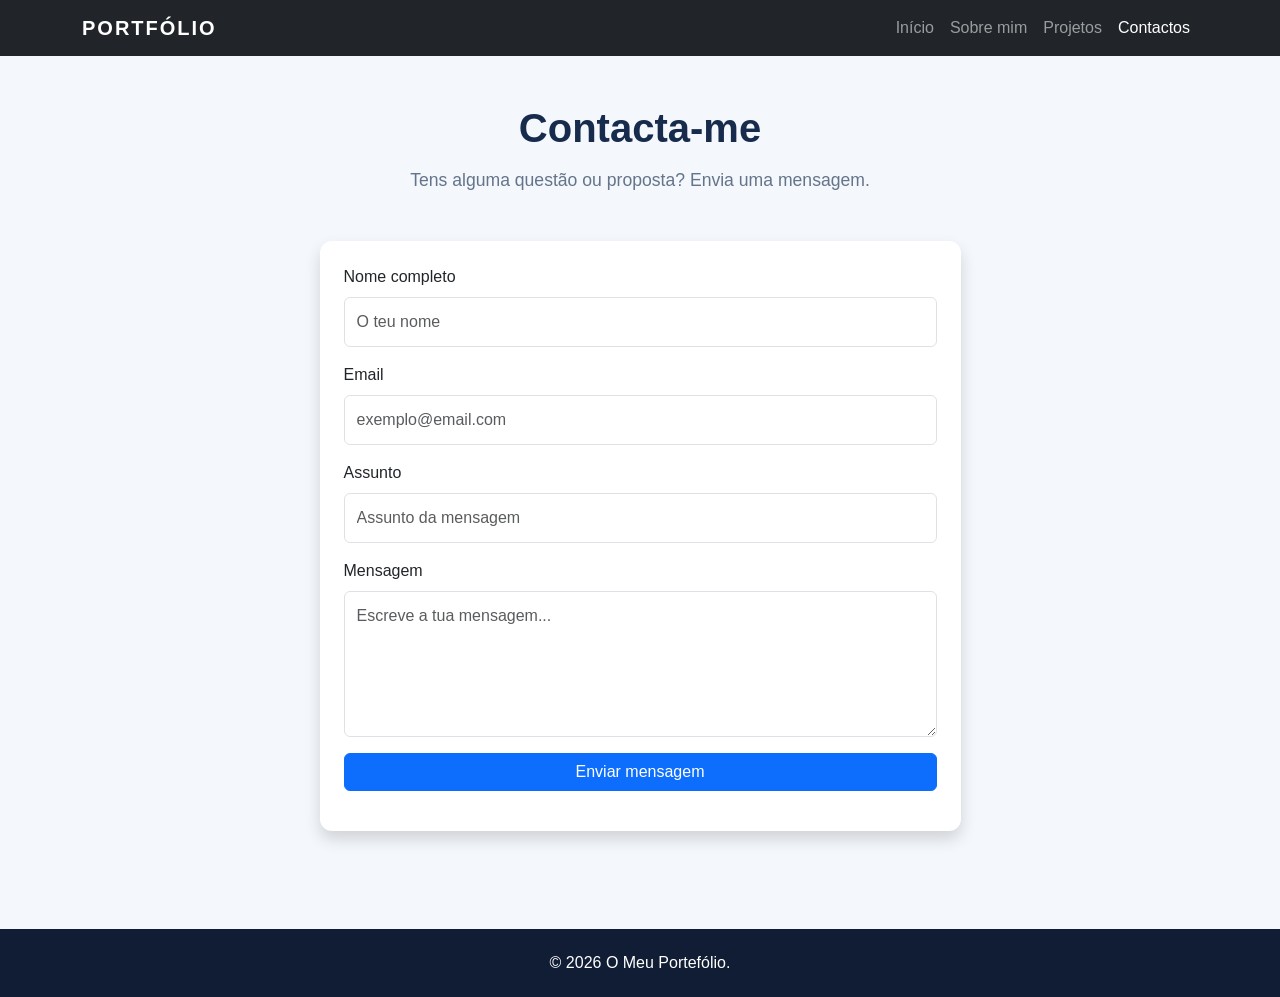
<file: contactos.html>
<!DOCTYPE html>
<html lang="pt">
<head>
    <meta charset="UTF-8">
    <meta name="viewport" content="width=device-width, initial-scale=1.0">
    <title>Contactos | Portefólio</title>

    <link href="https://cdn.jsdelivr.net/npm/bootstrap@5.3.3/dist/css/bootstrap.min.css"
          rel="stylesheet">

    <link rel="stylesheet" href="css/styles.css">
</head>

<body>

    <header>
        <nav class="navbar navbar-expand-lg navbar-dark bg-dark">
            <div class="container">
                <a class="navbar-brand fw-bold" href="index.html">PORTFÓLIO</a>

                <button class="navbar-toggler" type="button"
                        data-bs-toggle="collapse"
                        data-bs-target="#menuPrincipal">
                    <span class="navbar-toggler-icon"></span>
                </button>

                <div class="collapse navbar-collapse" id="menuPrincipal">
                    <ul class="navbar-nav ms-auto">
                        <li class="nav-item"><a class="nav-link" href="index.html">Início</a></li>
                        <li class="nav-item"><a class="nav-link" href="sobre.html">Sobre mim</a></li>
                        <li class="nav-item"><a class="nav-link" href="projetos.html">Projetos</a></li>
                        <li class="nav-item"><a class="nav-link active" href="contactos.html">Contactos</a></li>
                    </ul>
                </div>
            </div>
        </nav>
    </header>

    <main class="container py-5">

        <section class="text-center mb-5">
            <h1 class="section-title">Contacta-me</h1>
            <p class="section-description">
                Tens alguma questão ou proposta? Envia uma mensagem.
            </p>
        </section>

        <div class="row justify-content-center">

            <div class="col-lg-7">

                <div class="card shadow contact-card">
                    <div class="card-body p-4">

                        <form id="contactForm">

                            <div class="mb-3">
                                <label for="nome" class="form-label">Nome completo</label>
                                <input type="text" class="form-control"
                                       id="nome" placeholder="O teu nome" required>
                            </div>

                            <div class="mb-3">
                                <label for="email" class="form-label">Email</label>
                                <input type="email" class="form-control"
                                       id="email" placeholder="exemplo@email.com" required>
                            </div>

                            <div class="mb-3">
                                <label for="assunto" class="form-label">Assunto</label>
                                <input type="text" class="form-control"
                                       id="assunto" placeholder="Assunto da mensagem" required>
                            </div>

                            <div class="mb-3">
                                <label for="mensagem" class="form-label">Mensagem</label>
                                <textarea class="form-control" id="mensagem"
                                          rows="5" placeholder="Escreve a tua mensagem..."
                                          required></textarea>
                            </div>

                            <button type="submit" class="btn btn-primary w-100">
                                Enviar mensagem
                            </button>

                            <div id="formMessage" class="mt-3" role="status"></div>

                        </form>

                    </div>
                </div>

            </div>

        </div>

    </main>

    <footer class="footer text-center">
        <p>&copy; <span id="currentYear"></span> O Meu Portefólio.</p>
    </footer>

    <script src="https://cdn.jsdelivr.net/npm/bootstrap@5.3.3/dist/js/bootstrap.bundle.min.js"></script>
    <script src="js/script.js"></script>

</body>
</html>
</file>
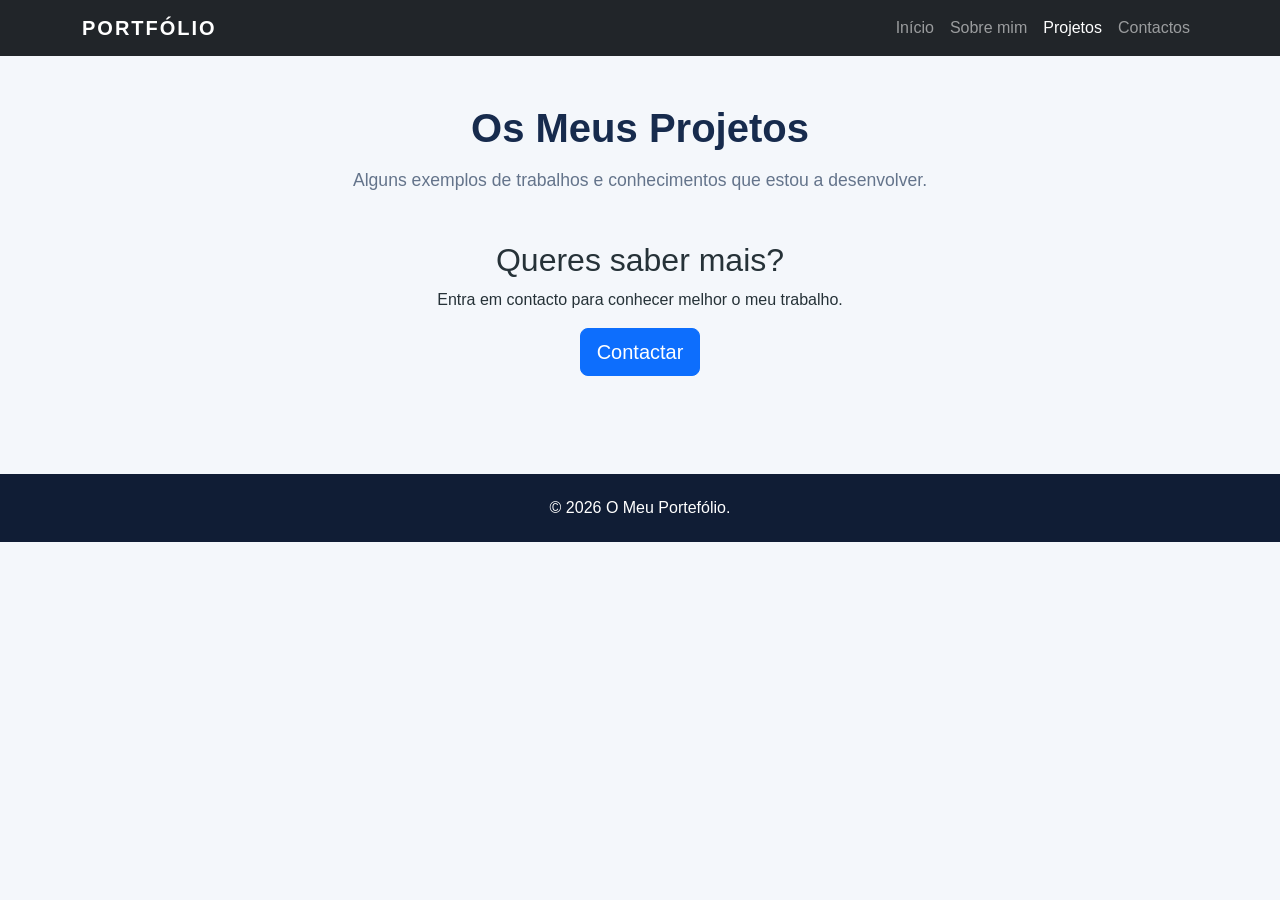
<file: projetos.html>
<!DOCTYPE html>
<html lang="pt">
<head>
    <meta charset="UTF-8">
    <meta name="viewport" content="width=device-width, initial-scale=1.0">
    <title>Projetos | Portefólio</title>

    <link href="https://cdn.jsdelivr.net/npm/bootstrap@5.3.3/dist/css/bootstrap.min.css"
          rel="stylesheet">

    <link rel="stylesheet" href="css/styles.css">
</head>

<body>

    <header>
        <nav class="navbar navbar-expand-lg navbar-dark bg-dark">
            <div class="container">
                <a class="navbar-brand fw-bold" href="index.html">PORTFÓLIO</a>

                <button class="navbar-toggler" type="button"
                        data-bs-toggle="collapse"
                        data-bs-target="#menuPrincipal">
                    <span class="navbar-toggler-icon"></span>
                </button>

                <div class="collapse navbar-collapse" id="menuPrincipal">
                    <ul class="navbar-nav ms-auto">
                        <li class="nav-item"><a class="nav-link" href="index.html">Início</a></li>
                        <li class="nav-item"><a class="nav-link" href="sobre.html">Sobre mim</a></li>
                        <li class="nav-item"><a class="nav-link active" href="projetos.html">Projetos</a></li>
                        <li class="nav-item"><a class="nav-link" href="contactos.html">Contactos</a></li>
                    </ul>
                </div>
            </div>
        </nav>
    </header>

    <main class="container py-5">

        <section class="text-center mb-5">
            <h1 class="section-title">Os Meus Projetos</h1>
            <p class="section-description">
                Alguns exemplos de trabalhos e conhecimentos que estou a desenvolver.
            </p>
        </section>

       

        <section class="text-center mt-5">
            <h2>Queres saber mais?</h2>
            <p>Entra em contacto para conhecer melhor o meu trabalho.</p>
            <a href="contactos.html" class="btn btn-primary btn-lg">
                Contactar
            </a>
        </section>

    </main>

    <footer class="footer text-center">
        <p>&copy; <span id="currentYear"></span> O Meu Portefólio.</p>
    </footer>

    <script src="https://cdn.jsdelivr.net/npm/bootstrap@5.3.3/dist/js/bootstrap.bundle.min.js"></script>
    <script src="js/script.js"></script>

</body>
</html>
</file>
<file: css/styles.css>
/* Configurações gerais */
* {
    box-sizing: border-box;
}

body {
    font-family: Arial, Helvetica, sans-serif;
    background-color: #f4f7fb;
    color: #263238;
    margin: 0;
}

/* Menu de navegação */
.navbar-brand {
    letter-spacing: 2px;
}

.nav-link {
    transition: color 0.3s ease;
}

.nav-link:hover {
    color: #0dcaf0 !important;
}

/* Página inicial */
.hero-section {
    background: linear-gradient(135deg, #101d35, #263d60);
    color: white;
    padding: 100px 0;
}

.hero-section h1 {
    font-size: 3rem;
    font-weight: bold;
    margin-bottom: 25px;
}

.hero-description {
    font-size: 1.15rem;
    line-height: 1.8;
    margin-bottom: 30px;
}

.profile-image {
    width: 320px;
    height: 320px;
    object-fit: cover;
    border: 6px solid white;
}

/* Títulos e secções */
.section-title {
    font-weight: bold;
    color: #172b4d;
    margin-bottom: 15px;
}

.section-description {
    color: #64748b;
    font-size: 1.1rem;
}

/* Cartões */
.custom-card,
.project-card {
    border: none;
    border-radius: 12px;
    transition: transform 0.3s ease, box-shadow 0.3s ease;
}

.custom-card:hover,
.project-card:hover {
    transform: translateY(-6px);
    box-shadow: 0 10px 25px rgba(0, 0, 0, 0.12);
}

.project-card img {
    height: 200px;
    object-fit: cover;
}

/* Competências */
.skill-box {
    background-color: #172b4d;
    color: white;
    text-align: center;
    padding: 20px;
    border-radius: 10px;
    font-weight: bold;
    transition: background-color 0.3s ease;
}

.skill-box:hover {
    background-color: #0d6efd;
}

/* Formulário */
.contact-card {
    border: none;
    border-radius: 12px;
}

.form-control {
    padding: 12px;
}

/* Rodapé */
.footer {
    background-color: #101d35;
    color: white;
    padding: 22px;
    margin-top: 50px;
}

.footer p {
    margin: 0;
}

/* Responsividade */
@media (max-width: 768px) {
    .hero-section {
        padding: 60px 0;
        text-align: center;
    }

    .hero-section h1 {
        font-size: 2rem;
    }

    .profile-image {
        width: 230px;
        height: 230px;
    }
}
</file>
